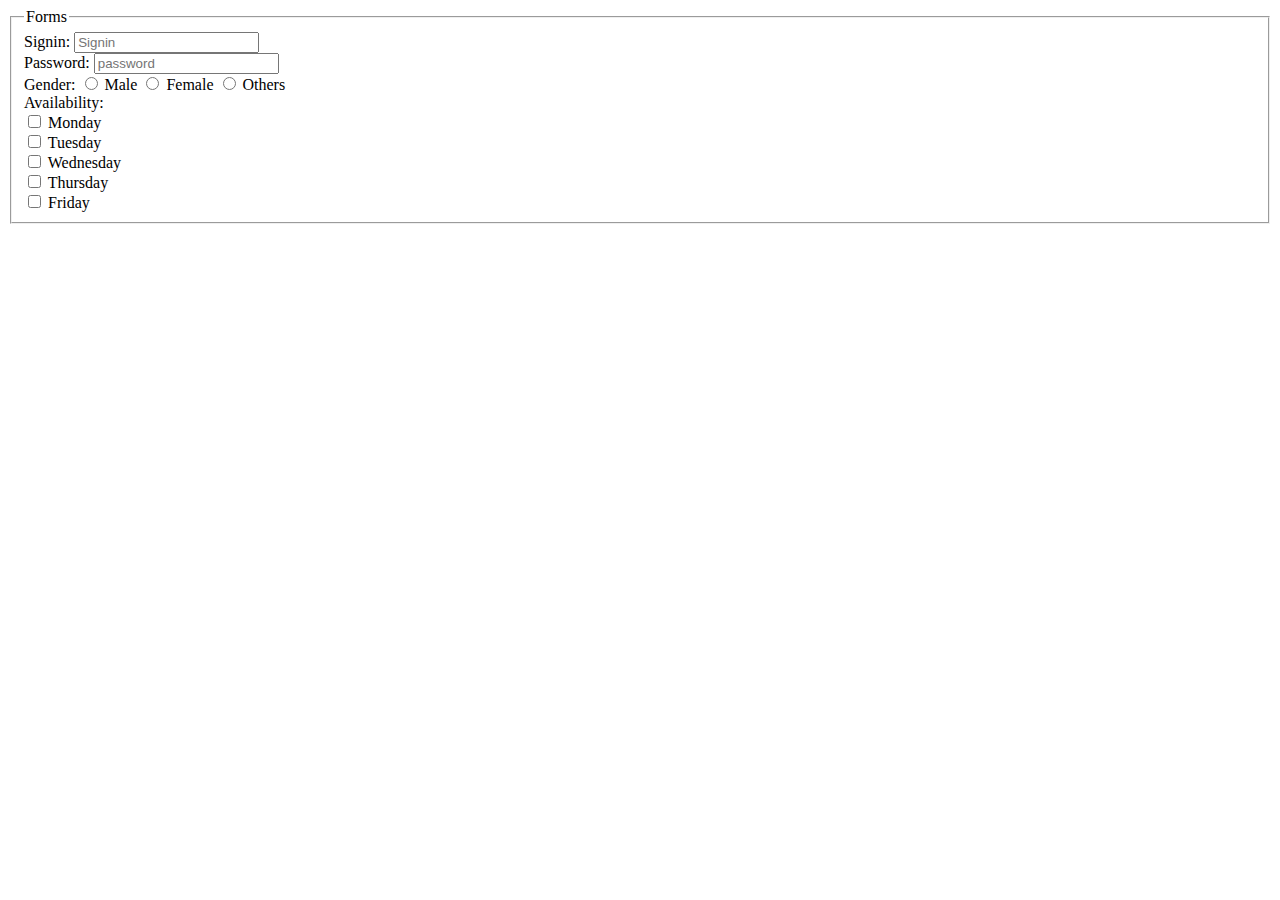
<file: forms.html>
<!DOCTYPE html>
<html lang="en">
<head>
    <meta charset="UTF-8">
    <meta http-equiv="X-UA-Compatible" content="IE=edge">
    <meta name="viewport" content="width=device-width, initial-scale=1.0">
    <title>FORMS</title>
</head>
<body>
    <form>
        <fieldset>
            <legend>Forms</legend>
        <div><label for="username">Signin:</label>
            <input type="text" id="usernname" name="username" placeholder="Signin"/>
        </div>
        <div>
            <label for="password">Password:</label>
            <input type="password" id="password" name="password" placeholder="password"/>
        </div>
        <div>
            <label for="gender">Gender:</label>
            <input type="radio" id="male" name="gender" value="male"/>
            <label for="male">Male</label>

            <input type="radio" id="female" name="gender" value="female"/>
            <label for="female">Female</label>
            <input type="radio" id="Others" name="gender" value="Others"/>
            <label for="Others">Others</label>
        </div>

        <div>
            <label for="days"> Availability:</label>
            <br/>
         <input type="checkbox" id="days" name="days" value="Monday"/>
            <label for="Monday">Monday</label>
            <br/>
            <input type="checkbox" id="days" name="days" value="Tuesday"/>
            <label for="Tuesday">Tuesday</label>
            <br/>
            <input type="checkbox" id="days" name="days" value="Wednesday"/>
            <label for="Wednesday">Wednesday</label>
            <br/>
            <input type="checkbox" id="days" name="days" value="Thursday"/>
            <label for="Thursday">Thursday</label>
            <br/>
            <input type="checkbox" id="days" name="days" value="Friday"/>
            <label for="Friday">Friday</label>
        </div>
        
    </fieldset>
    </form>
    
</body>
</html
</file>
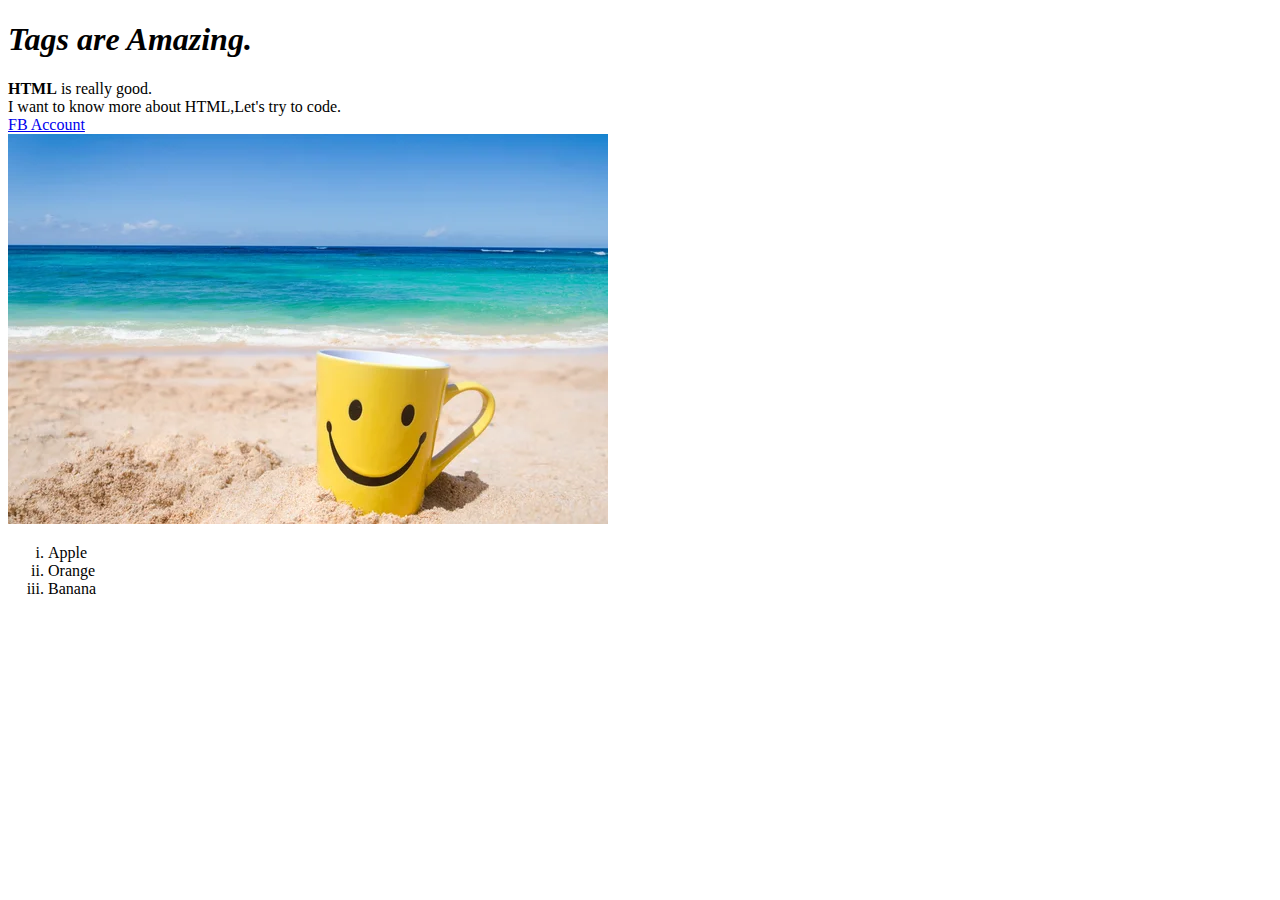
<file: RM_first_html.html>
<!DOCTYPE html>
<html>
<head lang="en">
        <title> RM_First Html Exercise</title>
        <style> </style>
        <script></script>

</head>
    
<body>
    <h1> <i> Tags are Amazing.</i></h1>
    <div><b>HTML</b> is really good.</div>
    <span> I want to know more about HTML,Let's try to code.</span>
    <!-- This is my first html exercise.-->

    <div>
        <a href="https://web.facebook.com/" target= blank>FB Account </a>
    </div>
    <img src="images/mug.jpg" alt="mug">
    <ol type="i">
        <li> Apple</li>
        <li>Orange</li>
        <li>Banana</li>
    </ol>
</body>
</html>
</file>
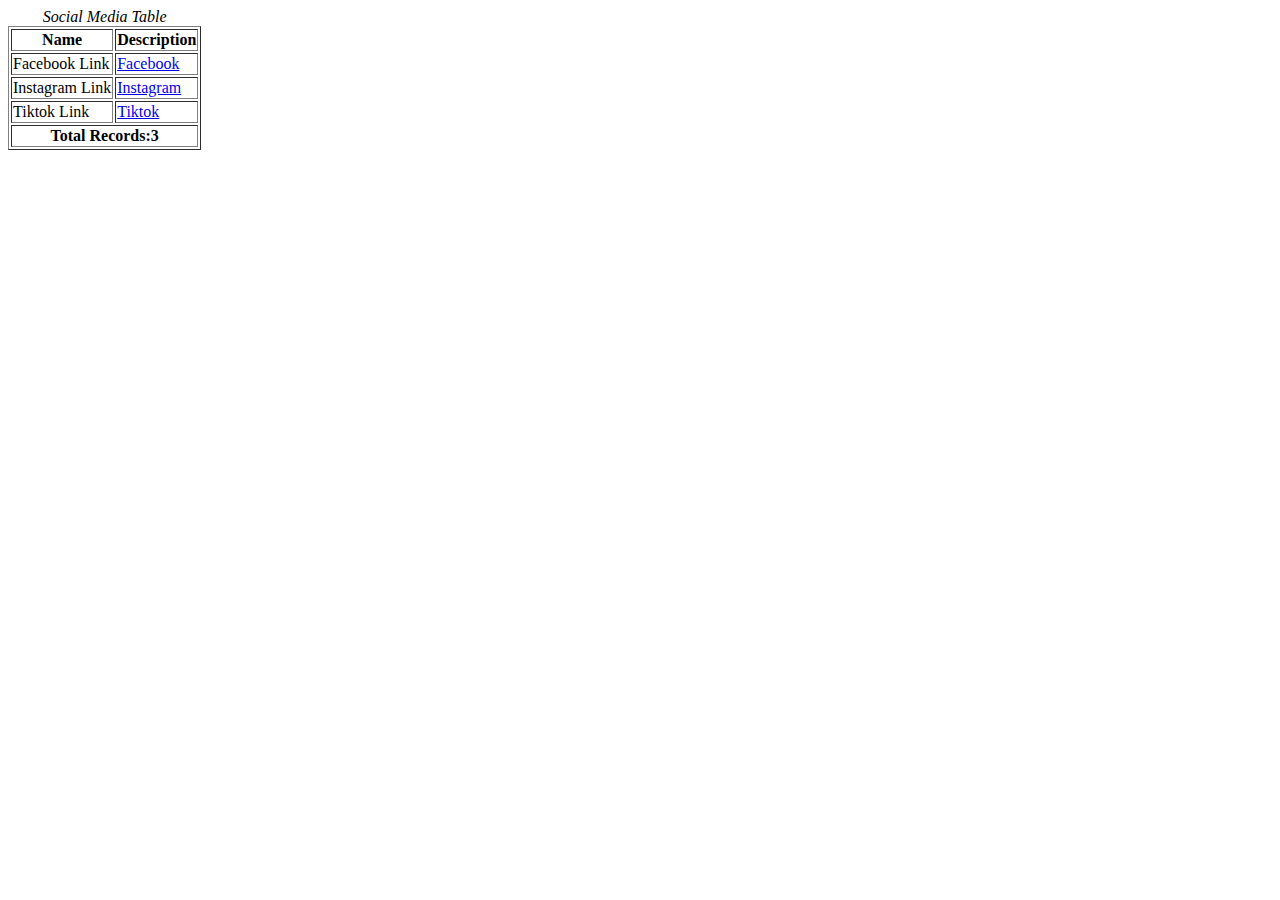
<file: table.html>
<!DOCTYPE html>
<html lang="en">
    <head>
        <title>SOCIAL MEDIA</title>
    </head>
    <body>
        <table border="1">
            <caption><i>Social Media Table</i></caption>
            <thead>
                <tr>
                    <th>Name</th>
                    <th>Description</th>
                </tr>
            </thead>
            <tbody>
                <tr>
                    <td>Facebook Link</td>
                    <td><a href="https://web.facebook.com/" target="_blank">Facebook</a></td>
                </tr>
                <tr>
                    <td>Instagram Link</td>
                    <td><a href="https://www.instagram.com/" target="_blank">Instagram</a></td>
                </tr>
                <tr>
                    <td>Tiktok Link</td>
                    <td><a href="https://www.tiktok.com/" target="_blank">Tiktok</a></td>
                </tr>
            </tbody>
            <tfoot>
                <tr>
              
                    <th colspan="2" align ="center"> Total Records:3</th>
                    
                </tr>
            </tfoot>
        </table>
    </body>
</html>
</file>
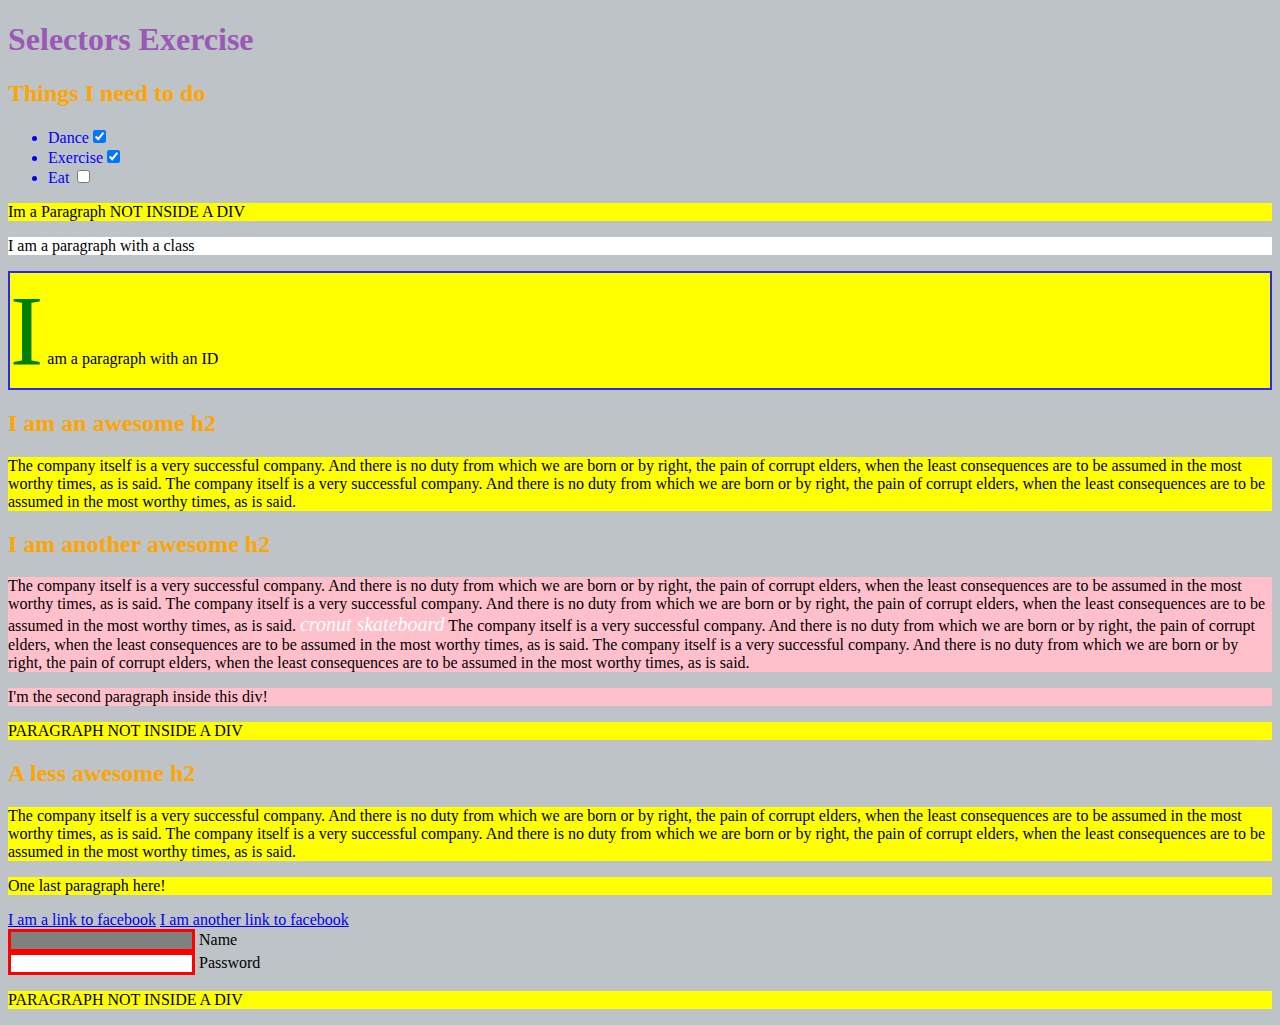
<file: CSS_Advanced_Selector/CSS_advanced_selector.html>
<!DOCTYPE html>
<html>
  <head>
    <title>Selectors Exercise</title>
    <link rel="stylesheet" type="text/css" href="selector.css" />
  </head>
  <body>
    <main>
      <header>
        <h1>Selectors Exercise</h1>
        <div>
          <h2>Things I need to do</h2>

          <nav>
            <ul>
              <li>Dance<input type="checkbox" checked /></li>
              <li>Exercise<input type="checkbox" checked /></li>
              <li>Eat <input type="checkbox" /></li>
            </ul>
          </nav>
        </div>
      </header>

      <section>
        <p>Im a Paragraph NOT INSIDE A DIV</p>

        <div>
          <p class="hello">I am a paragraph with a class</p>
          <p id="special">I am a paragraph with an ID</p>

          <h2>I am an awesome h2</h2>

          <p>
            The company itself is a very successful company. And there is no duty from which we are
            born or by right, the pain of corrupt elders, when the least consequences are to be
            assumed in the most worthy times, as is said. The company itself is a very successful
            company. And there is no duty from which we are born or by right, the pain of corrupt
            elders, when the least consequences are to be assumed in the most worthy times, as is
            said.
          </p>
        </div>

        <div>
          <h2>I am another awesome h2</h2>

          <p>
            The company itself is a very successful company. And there is no duty from which we are
            born or by right, the pain of corrupt elders, when the least consequences are to be
            assumed in the most worthy times, as is said. The company itself is a very successful
            company. And there is no duty from which we are born or by right, the pain of corrupt
            elders, when the least consequences are to be assumed in the most worthy times, as is
            said.
            <em>cronut skateboard</em> The company itself is a very successful company. And there is
            no duty from which we are born or by right, the pain of corrupt elders, when the least
            consequences are to be assumed in the most worthy times, as is said. The company itself
            is a very successful company. And there is no duty from which we are born or by right,
            the pain of corrupt elders, when the least consequences are to be assumed in the most
            worthy times, as is said.
          </p>

          <p>I'm the second paragraph inside this div!</p>
        </div>

        <p>PARAGRAPH NOT INSIDE A DIV</p>

        <div>
          <h2>A less awesome h2</h2>

          <p>
            The company itself is a very successful company. And there is no duty from which we are
            born or by right, the pain of corrupt elders, when the least consequences are to be
            assumed in the most worthy times, as is said. The company itself is a very successful
            company. And there is no duty from which we are born or by right, the pain of corrupt
            elders, when the least consequences are to be assumed in the most worthy times, as is
            said.
          </p>

          <p>One last paragraph here!</p>

          <a href="#">I am a link to facebook</a>
          <a href="#">I am another link to facebook</a>
          <br />

          <input type="text" name="name" /><label> Name</label><br />
          <input type="password" name="password" /><label> Password</label><br />
        </div>

        <p>PARAGRAPH NOT INSIDE A DIV</p>
      </section>
    </main>
  </body>
</html>
</file>
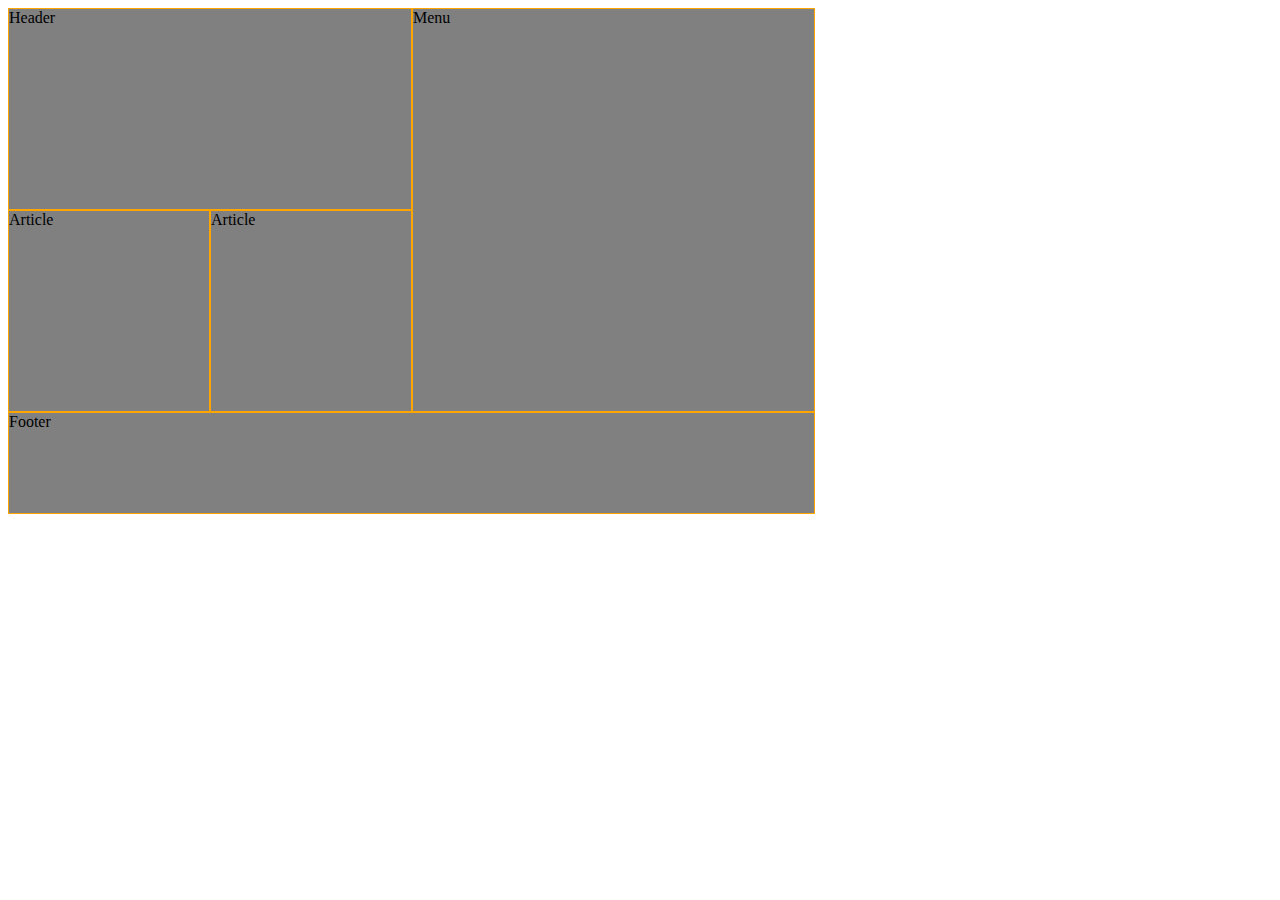
<file: FLEX/exercise_flex _box.html>
<!DOCTYPE html>
<html>
  <head>
    <link rel="stylesheet" href="flex.css" />
    <title>Flex Box</title>
  </head>
  <body>
    <main>
      <div class="parent">       
        <div class="container">
          <div class="parent-header">Header</div>         
          <div class="parent-article">           
            <div class="item-article1">Article</div>
            <div class="item-article2">Article</div>
          </div>
        </div>
       
        <div class="aside">
          <div class="item-menu">Menu</div>
        </div>
      </div>
     
      <footer>
        <div class="item-footer-content">Footer</div>
      </footer>
    </main>
  </body>
</html
</file>
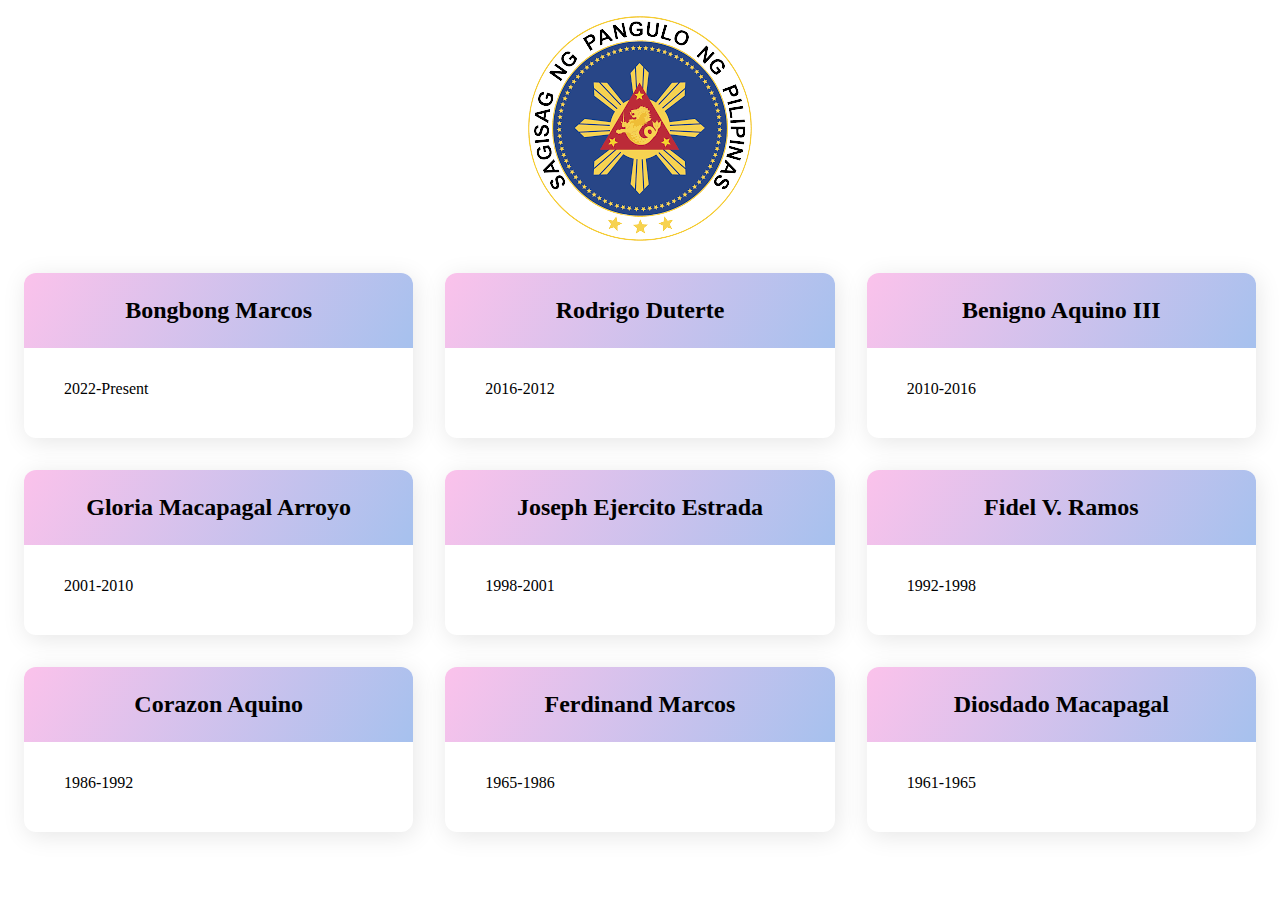
<file: javascript_exercise/exercise4.html>
<!DOCTYPE html>
<html lang="en">
<head>
    <meta charset="UTF-8">
    <meta http-equiv="X-UA-Compatible" content="IE=edge">
    <meta name="viewport" content="width=device-width, initial-scale=1.0">
    <title>Document</title>
    <link
      href="https://cdn.jsdelivr.net/npm/bootstrap@5.2.1/dist/css/bootstrap.min.css"
      rel="stylesheet"
      integrity="sha384-iYQeCzEYFbKjA/T2uDLTpkwGzCiq6soy8tYaI1GyVh/UjpbCx/TYkiZhlZB6+fzT"
      crossorigin="anonymous"
    />
    <link
      rel="stylesheet"
      href="https://cdnjs.cloudflare.com/ajax/libs/font-awesome/6.4.0/css/all.min.css"
    />
    
    <link rel = "stylesheet"  href="style.css" />
     
</head>

<body>
   <div id="root">
    
   </div>
    
        
     
   
       
  <script src="exercise4.js"></script>
  
  <script
      src="https://cdn.jsdelivr.net/npm/@popperjs/core@2.11.6/dist/umd/popper.min.js"
      integrity="sha384-oBqDVmMz9ATKxIep9tiCxS/Z9fNfEXiDAYTujMAeBAsjFuCZSmKbSSUnQlmh/jp3"
      crossorigin="anonymous"
    ></script>

    <script
      src="https://cdn.jsdelivr.net/npm/bootstrap@5.2.1/dist/js/bootstrap.min.js"
      integrity="sha384-7VPbUDkoPSGFnVtYi0QogXtr74QeVeeIs99Qfg5YCF+TidwNdjvaKZX19NZ/e6oz"
      crossorigin="anonymous"
    ></script>
</body>
</html>
</file>
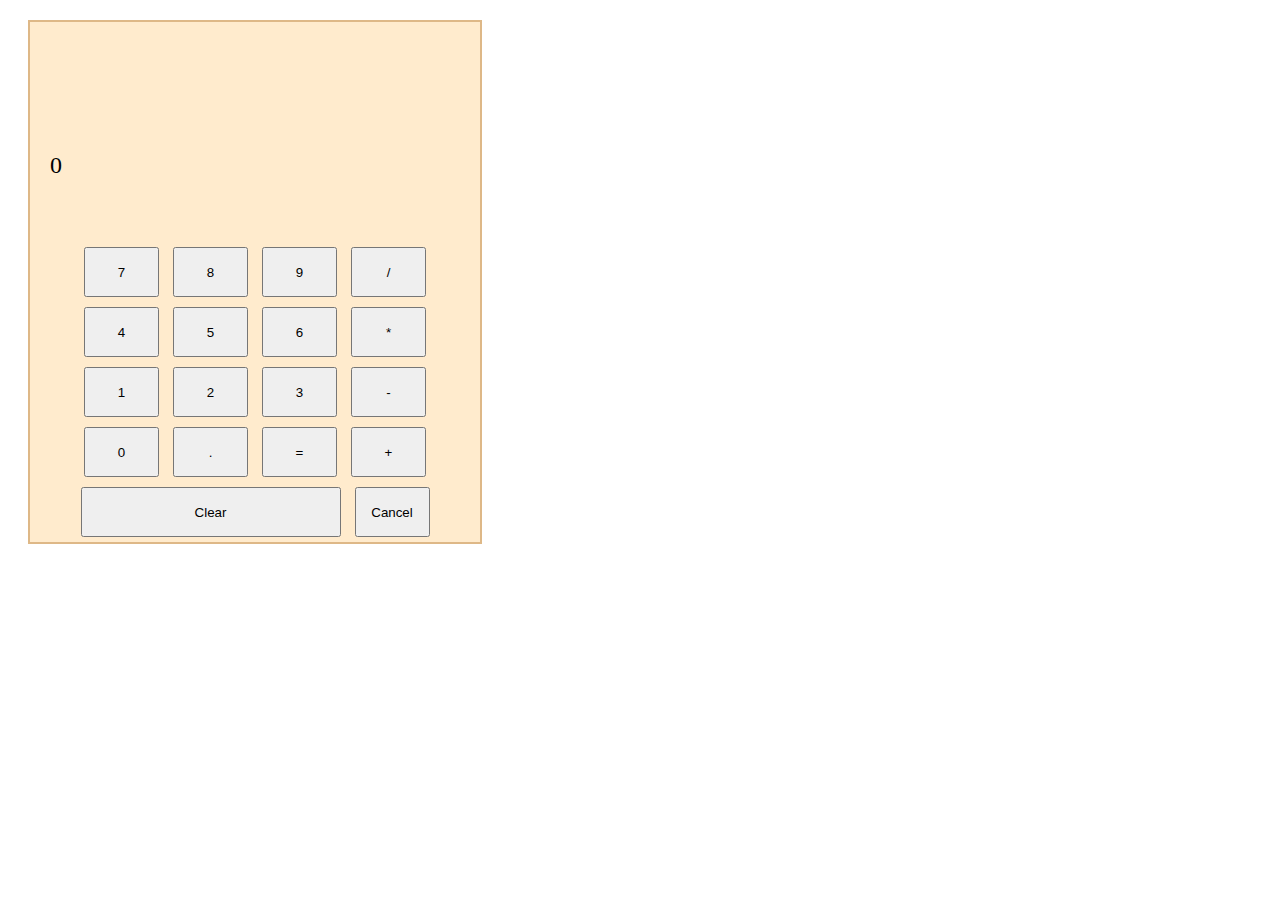
<file: javascript_exercises/calculator.html>
<!DOCTYPE html>
<html lang="en">
<head>
    <meta charset="UTF-8">
    <meta http-equiv="X-UA-Compatible" content="IE=edge">
    <meta name="viewport" content="width=device-width, initial-scale=1.0">
    <title>Calculator</title>
    <link
      href="https://cdn.jsdelivr.net/npm/bootstrap@5.2.1/dist/css/bootstrap.min.css"
      rel="stylesheet"
      integrity="sha384-iYQeCzEYFbKjA/T2uDLTpkwGzCiq6soy8tYaI1GyVh/UjpbCx/TYkiZhlZB6+fzT"
      crossorigin="anonymous"
    />
    <link
      rel="stylesheet"
      href="https://cdnjs.cloudflare.com/ajax/libs/font-awesome/6.4.0/css/all.min.css"
    />
  <link rel = "stylesheet"  href="calculator.css" />
</head>
<body>
  
 <div class="container" id="calc-con" >
   
  <div class="calc-result text-end"></div>
  <div class="calc-display text-end">0</div>
  <div class="calc-keys">
    <div>
    <button class="btn btn-secondary" onclick="seven()">7</button>
    <button class="btn btn-secondary" onclick="eight()">8</button>
    <button class="btn btn-secondary" onclick="nine()">9</button>
    <button class="btn btn-secondary" onclick="divide()">/</button>
    </div>
    <div>
    <button class="btn btn-secondary" onclick="four()">4</button>
    <button class="btn btn-secondary" onclick="five()">5</button>
    <button class="btn btn-secondary" onclick="six()">6</button>
    <button class="btn btn-secondary" onclick="times()">*</button>
   </div>
    <div>
    <button class="btn btn-secondary" onclick="one()">1</button>
    <button class="btn btn-secondary" onclick="two()">2</button>
    <button class="btn btn-secondary" onclick="three()">3</button>
    <button class="btn btn-secondary" onclick="minus()">-</button>
    </div>
    <div>
    <button class="btn btn-secondary" onclick="zero()">0</button>
    <button class="btn btn-secondary" onclick="decimal()">.</button>
    <button class="btn btn-secondary" onclick="equals()">=</button>
    <button class="btn btn-secondary" onclick="add()">+</button>
    </div>
    <div>
    <button class="btn btn-warning" onclick="Clear()">Clear</button>
    <button class="btn btn-secondary" onclick="Cancel()">Cancel</button>
    </div>
  </div>

</div>   


    <script src="calculator.js"></script>
  
    <script
      src="https://cdn.jsdelivr.net/npm/@popperjs/core@2.11.6/dist/umd/popper.min.js"
      integrity="sha384-oBqDVmMz9ATKxIep9tiCxS/Z9fNfEXiDAYTujMAeBAsjFuCZSmKbSSUnQlmh/jp3"
      crossorigin="anonymous"
    ></script>

    <script
      src="https://cdn.jsdelivr.net/npm/bootstrap@5.2.1/dist/js/bootstrap.min.js"
      integrity="sha384-7VPbUDkoPSGFnVtYi0QogXtr74QeVeeIs99Qfg5YCF+TidwNdjvaKZX19NZ/e6oz"
      crossorigin="anonymous"
    ></script>
  

     






   
</body>
</html>
</file>
<file: CSS_Advanced_Selector/selector.css>
/* Style the HTML elements according to the following instructions.  */

/* Give the <body> element a background of #bdc3c7*/
body{
    background-color:#bdc3c7;
}

/* Make the <h1> element #9b59b6*/
h1{
    color: #9b59b6;
}

/* Make all <h2> elements orange */
h2{
    color:orange;
}

/* Make all <li> elements blue(pick your own hexadecimal blue)*/
li{
    color:#0000ff;
}

/*Change the background on every paragraph to be yellow*/
p{
    background-color: yellow;
}

/*Make all inputs have a 3px red border*/
input{
     border: 3px solid red;
}

/* Give everything with the class 'hello' a white background*/
.hello{
    background-color:white;
}

/* Give the element with id 'special' a 2px solid blue border(pick your own rgb blue)*/
#special{
    border:2px solid rgb(41, 41, 230)
}

/*Make only inputs with type 'text' have a gray background*/
input[type="text"]
{
    background-color: gray;
}

/* Give both <p>'s inside the 3rd <div> a pink background*/
div:nth-child(3) p{
    background-color:pink;
}

/* Make the <em> in the 3rd <div> element white and 20px font(font-size:20px)*/
div:nth-child(3) em{
    color:white;
    font-size:20px;
}

/*Make the first letter of the element with id 'special' green and 100px font size(font-size: 100)*/
#special::first-letter{
    font-size:100px;
    color:green;
}

/*Make the <h1> element's color change to blue when hovered over */
h1:hover{
    color:blue;
}

/*Make the <a> element's color = gray that have been focused */
a:focus{
    color:gray;
}
</file>
<file: FLEX/flex.css>
.parent{
    display:flex;
       
}


.parent-header{
    width:402px;
    height:200px;
    background: gray;
    border:1px solid orange
    
}
.parent-article{
    display:flex;   
}

.item-article1{
    width:200px;
    height:200px;
    background: gray;
    border: 1px solid orange
}
   
.item-article2{
    width:200px;
    height:200px;
    background: gray;
    border: 1px solid orange
}


.item-menu{
    width:401px;
    height:402px;
    background: gray;
    border:1px solid orange

}
.item-footer-content{
    width:805px;
    height:100px;
    background: gray;
    border: 1px solid orange;

}
</file>
<file: javascript_exercise/style.css>
* {
    box-sizing: border-box;
  }
  
  h1 {
    text-align: center;
    padding: 1.5rem 2.5rem;
    background-image: linear-gradient(120deg, #fbc2eb 0%, #a6c1ee 100%);
    margin: 0 0 2rem 0;
    font-size: 1.5rem;
    color: rgb(0, 0, 0);
  }
  
  img {
    display: block;
    margin: 1rem auto;
    max-width: 100%;
  }
  
  p {
    padding: 0 2.5rem 2.5rem;
    margin: 0;
  }
  
  .container {
    display: flex;
    flex-wrap: wrap;
  }
  
  .card {
    margin: 1rem;
    background: white;
    box-shadow: 2px 4px 25px rgba(0, 0, 0, 0.1);
    border-radius: 12px;
    overflow: hidden;
    transition: all 0.2s linear;
    flex: 1 1 calc(33% - 2rem);
  }
  
  .card:hover {
    box-shadow: 2px 8px 45px rgba(0, 0, 0, 0.15);
    transform: translate3D(0, -2px, 0);
  }
</file>
<file: javascript_exercises/calculator.css>
#calc-con{
    margin:20px;
    
    width:450px;
    height:auto;
    border: 2px solid burlywood;
    background-color:blanchedalmond;

}

.calc-display{
    margin:20px;
    padding-top:20px;
    width:400px;
    height:70px;
    
    font-size:150%;
}
.calc-result{
    margin:20px;
    padding-top:20px;
    width:400px;
    height:50px;
   font-size:200%;
 
}
 .calc-keys{
    display:flex;
    flex-wrap: wrap;
    justify-content:center;
 }   


 .btn-secondary{
    margin:5px;
    width:75px;
    height:50px;
    
 }
.btn-warning{
    margin:5px;
    width:260px;
    height:50px;
}
</file>
